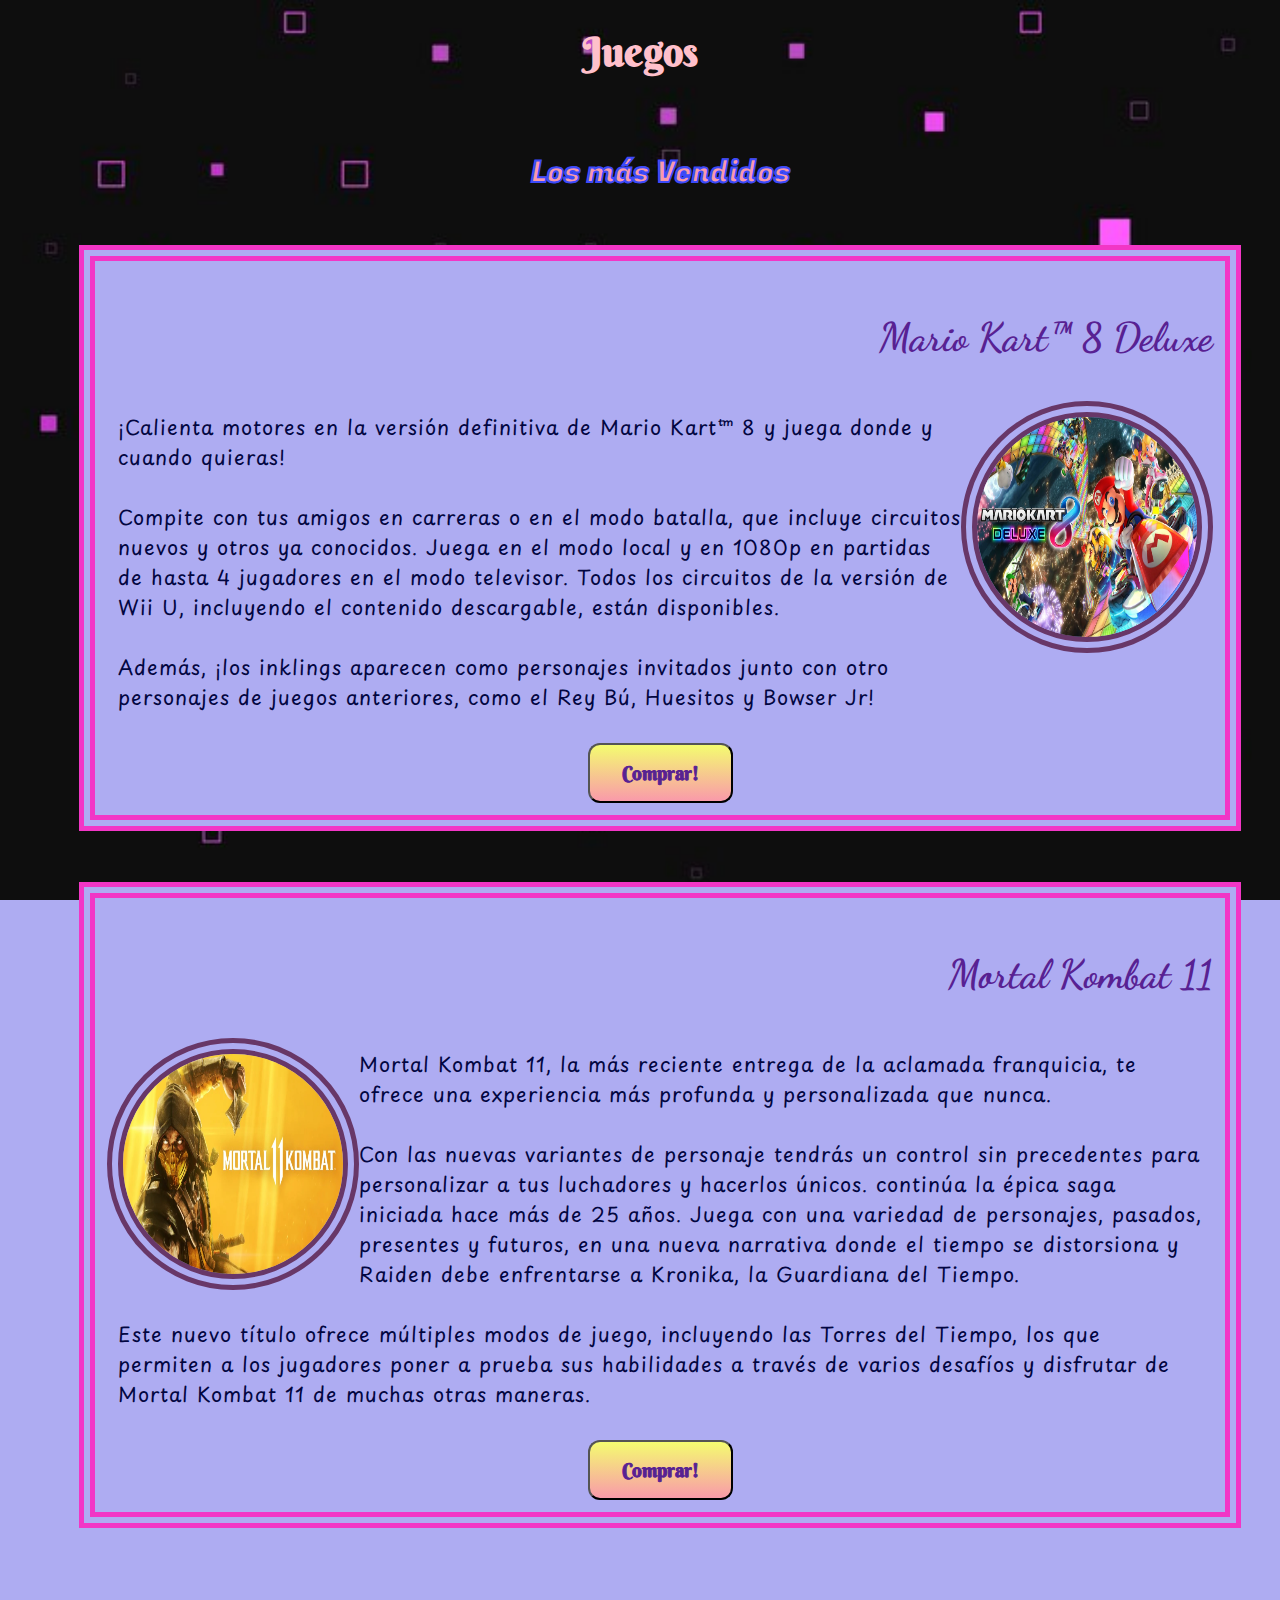
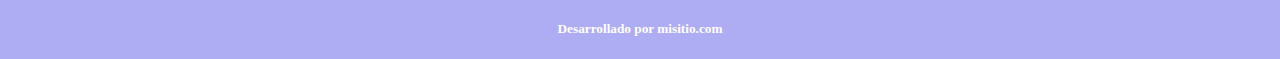
<file: index.html>
<!DOCTYPE html>
<html lang="en">

<head>
    <meta charset="UTF-8">
    <meta name="viewport" content="width=device-width, initial-scale=1.0">
    <title>" Gino Cazzola - Juegos "</title>
    <link rel="stylesheet" href="css/estilos-2.css">
    <!--<link rel="stylesheet" href="css/estilos-2.css">-->
    <link rel="preconnect" href="https://fonts.googleapis.com">
    <link rel="preconnect" href="https://fonts.gstatic.com" crossorigin>
    
</head>

<body>
<div class="contenedor">

<header class="header-title">

<h1>Juegos</h1>

</header>
</div>

<div class="contenedor">

<div class="content">

<h2>Los más Vendidos</h2>

<div class="title">
    
<h3>Mario Kart™ 8 Deluxe</h3>
<img src="./Img/mario-kart-8-deluxe.jpg" alt="mario-kart-8-deluxe" class="foto-principal Deluxe" width="97%"/>

<p class="personalizada">
¡Calienta motores en la versión definitiva de Mario Kart™ 8 y juega donde y cuando quieras! <br/>

<br/>
Compite con tus amigos en carreras o en el modo batalla, que incluye circuitos nuevos y otros ya
conocidos.
Juega en el modo local y en 1080p en partidas de hasta 4 jugadores en el modo televisor.
Todos los circuitos de la versión de Wii U, incluyendo el contenido descargable, están disponibles. <br/>

<br/>
Además, ¡los inklings aparecen como personajes invitados junto con otro personajes de juegos anteriores,
como el Rey Bú, Huesitos y Bowser Jr!
</p>

<a class="btn" href="Info.Mario-Kart-8.html">

<button type="submit" class="colour">Comprar!</button></a>

</div>
<div class="title mortk">

<h3><strong>Mortal Kombat 11</strong></h3>

<img src="./Img/mortal-kombat-11.jpg" alt="mortal-kombat-11" class="foto-principal mort" width="97%"/>

<p class="personalizada">
Mortal Kombat 11, la más reciente entrega de la aclamada franquicia,
te ofrece una experiencia más profunda y personalizada que nunca.<br />
<br/>
Con las nuevas variantes de personaje tendrás un control sin precedentes
para personalizar a tus luchadores y hacerlos únicos.
continúa la épica saga iniciada hace más de 25 años.
Juega con una variedad de personajes, pasados, presentes y futuros,
en una nueva narrativa donde el tiempo se distorsiona y Raiden debe
enfrentarse a Kronika, la Guardiana del Tiempo.</br>
</br>
Este nuevo título ofrece múltiples modos de juego, incluyendo las Torres del Tiempo,
los que permiten a los jugadores poner a prueba sus habilidades a través de varios
desafíos y disfrutar de Mortal Kombat 11 de muchas otras maneras.
</p>

<a class="btn" href="MKombat-11.html">

<button type="submit" class="colour">Comprar!</button></a>


</div>
</div>
</div>

<div>
    <footer class="misitio">
    <h5>Desarrollado por misitio.com</h5>
    </footer>
</div>

</body>

</html>
</file>
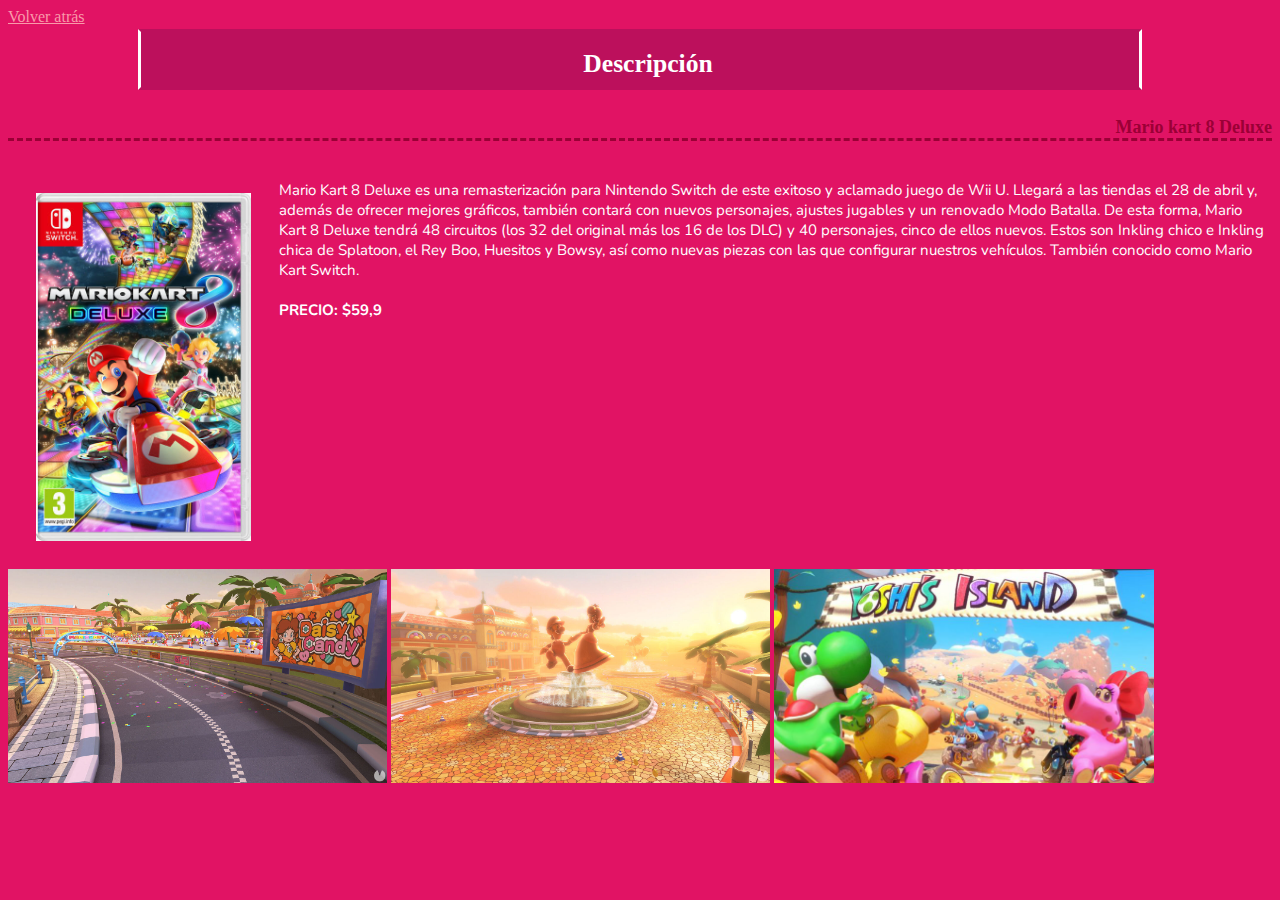
<file: Info.Mario-Kart-8.html>
<!DOCTYPE html>
<html lang="en">
<head>
    <meta charset="UTF-8">
    <meta name="viewport" content="width=device-width, initial-scale=1.0">
    <title>Mario Kart 8 description</title>
    <link rel="stylesheet" href="css/estilos-1.css">
    <!--<link rel="stylesheet" href="css/estilos-2.css">-->

</head>
<body>
<a class="Volver" href="./index.html">Volver atrás</a>  

<div class="contenedor">

<header class="header-title">

<h1 class="Descripción-original">Descripción</h1>
      
</header>
</div>    

<a href="index.html"></a>

<div class="Future">

<h4>Mario kart 8 Deluxe</h4>

</div>

<div class="Wii dlx8">

<img class="Duo-Img-Principal" src="./Img/Mario-Kart-Tape.jpg" width="17%" height="17%">

<p>Mario Kart 8 Deluxe es una remasterización para Nintendo Switch de este exitoso y aclamado juego de Wii U. Llegará a las tiendas el 28 de abril y, además de ofrecer mejores gráficos, también contará con nuevos personajes, ajustes jugables y un renovado Modo Batalla. De esta forma, Mario Kart 8 Deluxe tendrá 48 circuitos (los 32 del original más los 16 de los DLC) y 40 personajes, cinco de ellos nuevos. Estos son Inkling chico e Inkling chica de Splatoon, el Rey Boo, Huesitos y Bowsy, así como nuevas piezas con las que configurar nuestros vehículos.
    También conocido como Mario Kart Switch. <br> 
    <br> <strong>PRECIO: $59,9</strong> 
</p>
      
</div>

<div>
<img class="img-secundaria" src="./Img/Daisy-Candy.jpg" width="30%" height="30%">
<img class="img-secundaria" src="./Img/Princess-Mario.jpg" width="30%" height="30%">
<img class="img-secundaria" src="./Img/Yoshis-Island.jpg" width="30%" height="30%">
</div>

</body>
</html>
</file>
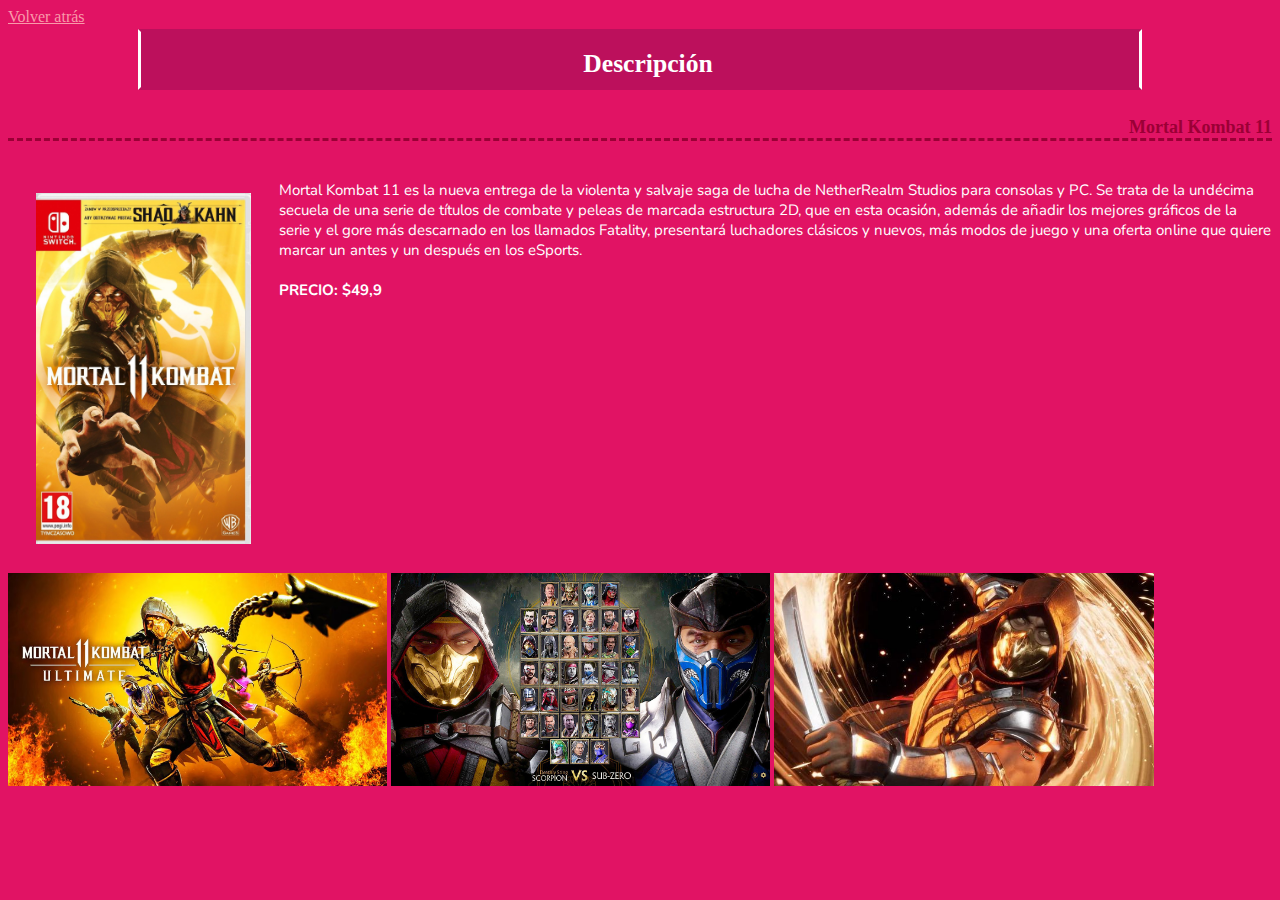
<file: MKombat-11.html>
<!DOCTYPE html>
<html lang="en">
<head>
    <meta charset="UTF-8">
    <meta name="viewport" content="width=device-width, initial-scale=1.0">
    <title>Mortal Kombat description</title>
    <link rel="stylesheet" href="css/estilos-1.css">
    <!--<link rel="stylesheet" href="css/estilos-2.css">-->

</head>
<body>

<a href="./index.html"></a>
 
<a class="Volver" href="./index.html">Volver atrás</a>

<div class="contenedor">

<header class="header-title">

<h1 class="Descripción-original">Descripción</h1>
  
</header>

</div>      
<a href="index.html"></a>

<div class="Future">

<h4>Mortal Kombat 11</h4>
</div>
<div class="MortalKO">

<img class="Duo-Img-Principal" src="./Img/Mortal-Kombat-11-Tape (2).jpg" width="17%" height="17%">

<p> Mortal Kombat 11 es la nueva entrega de la violenta y salvaje saga de lucha de NetherRealm Studios para consolas y PC. Se trata de la undécima secuela de una serie de títulos de combate y peleas de marcada estructura 2D, que en esta ocasión, además de añadir los mejores gráficos de la serie y el gore más descarnado en los llamados Fatality, presentará luchadores clásicos y nuevos, más modos de juego y una oferta online que quiere marcar un antes y un después en los eSports.<br> 
    <br> <strong>PRECIO: $49,9</strong>
</p>
      
</div>

<div>
<img class="img-secundaria" src="./Img/Ultimate.jpg" width="30%" height="30%">
<img class="img-secundaria" src="./Img/personajes.jpg" width="30%" height="30%">
<img class="img-secundaria" src="./Img/Escorpion..jpg" width="30%" height="30%">
</div>

</body>
</html>
</file>
<file: css/estilos-2.css>
@import url('https://fonts.googleapis.com/css2?family=Lato:ital,wght@1,300&family=PT+Sans&family=Pacifico&display=swap');

@import url('https://fonts.googleapis.com/css2?family=Dancing+Script&display=swap');

@import url('https://fonts.googleapis.com/css2?family=Fugaz+One&display=swap');

@import url('https://fonts.googleapis.com/css2?family=Berkshire+Swash&display=swap');

@import url('https://fonts.googleapis.com/css2?family=Playpen+Sans:wght@300&display=swap');

@import url('https://fonts.googleapis.com/css2?family=Cabin:ital,wght@1,500&display=swap');

@media screen and (min-width: 501px) {

}

body {

    background-image: url(../Img/fondo-abstracto-lluvia-pixeles_23-2148355959.jpg); 
    background-position: center center;
    background-repeat: repeat;
    background-size: cover;
    background-attachment: fixed;
    background-color: #aeacf2;
}


.header-title {
    text-align: center;
    font-family: Georgia, 'Times New Roman', Times, serif;
    padding: 0px;
    margin: 1px;
    border: solid 0px;
   
}


.content {
        margin-top: 30px;
        padding: 20px;
        width: 100%;
}

.btn {

    justify-content: center;
    margin-top: 0%;
    text-decoration: none;
    color:#3c4af9;
}
    

.colour {
    background: linear-gradient(#f4fc70, #f99aaa);
    background-size: auto;
    font-size: 19px;
    margin-top: 0%;
    padding: 16px 32px;
    border-radius: 12px;
    color:#582192;
    font-family: 'Berkshire Swash', serif;
    -webkit-text-stroke: 1px;
   
   

}

.title {
    text-align: center;
    background-color: #aeacf2;
    padding: 12px;
    margin: 4%;
    border:double 16px;
    border-color: #f236c6;

}

h1 {
    font-family: 'Berkshire Swash', serif;
    -webkit-text-stroke: 1px rgb(19, 0, 37)239, 186, 195;
    color: pink;
    font-size: 40px;
    

}


h2 {
    text-align: center;
   font-family: 'Fugaz One', sans-serif;
   font-size: 30px;
   color:#f99aaa;
   -webkit-text-stroke: 1px #3c4af9;



}

h3 { 
    color: #582192;
    text-align: right;
    border-bottom: #582192;
    font-size: 40px;
    font-family: 'Dancing Script', cursive;

}


.Deluxe {

  float: right;
        
}
   


.mort {
    float: left;
   
}


.personalizada {
    font-family: 'Playpen Sans', 'cursive';
    text-align: left;
    font-size: 20px;
    color:#020641;
    letter-spacing:1px;
    margin-top: 2%;
    padding:1%;

}


.mario8{
    float: right;
    margin: 1%;
}

.kombat11 
        { 
 float: left;
 margin: 2%;
    
}

.Wii {
    display: flex;

}

h4 {
    font-size: 26px;
    font-family: 'Cabin', sans-serif;
    color: #ad1fef;
    letter-spacing: 3px;
    margin-left: 3%;  
  


}

.Future {
    border-radius: 85px 25px;
    border: 6px solid rgb(104, 55, 104);
    border-style: double;
    border-width: em;
    
}

.Duo-Img-Principal {

   margin: 3px;
   padding: 2%;

}

.img-secundaria {
    width: 30%;
    height :30%;
}

.TittleMK {
    margin-top: 10%;
}

.Volver {
    font-family: 'Playpen Sans', 'cursive';
    color:#f99aaa;
}

.MortalKO {
    display: flex;
}
   
p {
    color:#f99aaa;
    font-family:'Playpen Sans', 'cursive';
    font-size: 20px;
    letter-spacing: 1px;
    margin-top: 2%;
    padding: 1%;
}

.foto-principal {
   
 
    height: 220px;
    width: 220px;
    border-radius: 50%;
    border: 2px solid rgb(104, 55, 104);
    border-style: double;
    border-width: 1em;

}

.misitio {
    text-align: center;
    color:white;
}
</file>
<file: css/estilos-1.css>
@import url('https://fonts.googleapis.com/css2?family=Lato:ital,wght@1,300&family=PT+Sans&display=swap');

@import url('https://fonts.googleapis.com/css2?family=Nunito:ital,wght@1,300&display=swap');

body{
    background-color:#e11364;
  
}

.header-title{
    text-align: center;
    width: 79%;
    padding: 0px;
    margin: 3px;
    border: solid 3px #bc105c;
    border-left-color: white;
    border-right-color: white;
    background-color: #bc105c ;
  

}

.misitio {

    text-align: center;
    padding: 2px;
    margin-top: 5%;
    border-radius: 4px;
    background-color:#e96093 ;
    color:white;

}

h1 {
    color: white ;
    font-size: 36px;
    margin-bottom: 8px;
    margin-left: 8px;
    margin-left: 16px;


}

h2 {
    
    font-size: 20px;
    color: white;
    margin-bottom: 3%;
   
   
}




.content{

    background-color:#bc105c;
    margin-top: 72px;
    padding: 24px;
    width: 75%;
   
    
    
   
}

.title {
    text-align: center;
    background-color: white;
    border-radius: 2%;
    padding: 2px;
    font-family: 'Lato', sans-serif;
    font-family: 'PT Sans', sans-serif;
    width: 100%;
   
}

p{
    text-align: start;
    font-size: 15px;
    margin-bottom: 2%;
}

h3{
    color: #9b0036;
    text-align: right;
    border-bottom: dashed #9b0036;
}

.btn {

    justify-content: center;
    margin-top: 0%;
    text-decoration:none;
    color:white;
    
   
}

.colour {
    background-color: #2c8f20;
    background-size: auto;
    padding: 4px;
    font-size: 15px;
    margin-top: 0%;
    border-radius: 4px;
    color:white;
    
   
}

h4 { 
    color: #9b0036;
    text-align: right;
    border-bottom: dashed #9b0036;
    font-size: 18px;
}


.juegos {
    display: flex;
    justify-content: center;
    align-items: center;

    
}

.contenedor {
    display: flex;
    justify-content: center;
    align-items: center;
    
}

.mortk {
    margin-top: 6%;
}

.Volver {
    font-family: 'Playpen Sans', 'cursive';
    color:#f99aaa;
}

.Descripción-original {
    font-size: 160%;
}

.Duo-Img-Principal {

    margin: 3px;
    padding: 2%;
    
}

.dlx8 {
    color:white;
    display: flex;
    font-family: 'Nunito', sans-serif;
    font-size: 45px;
}

.MortalKO {
    color: white;
    display: flex;
    font-family: 'Nunito', sans-serif;
    font-size: 45px;
}
</file>
